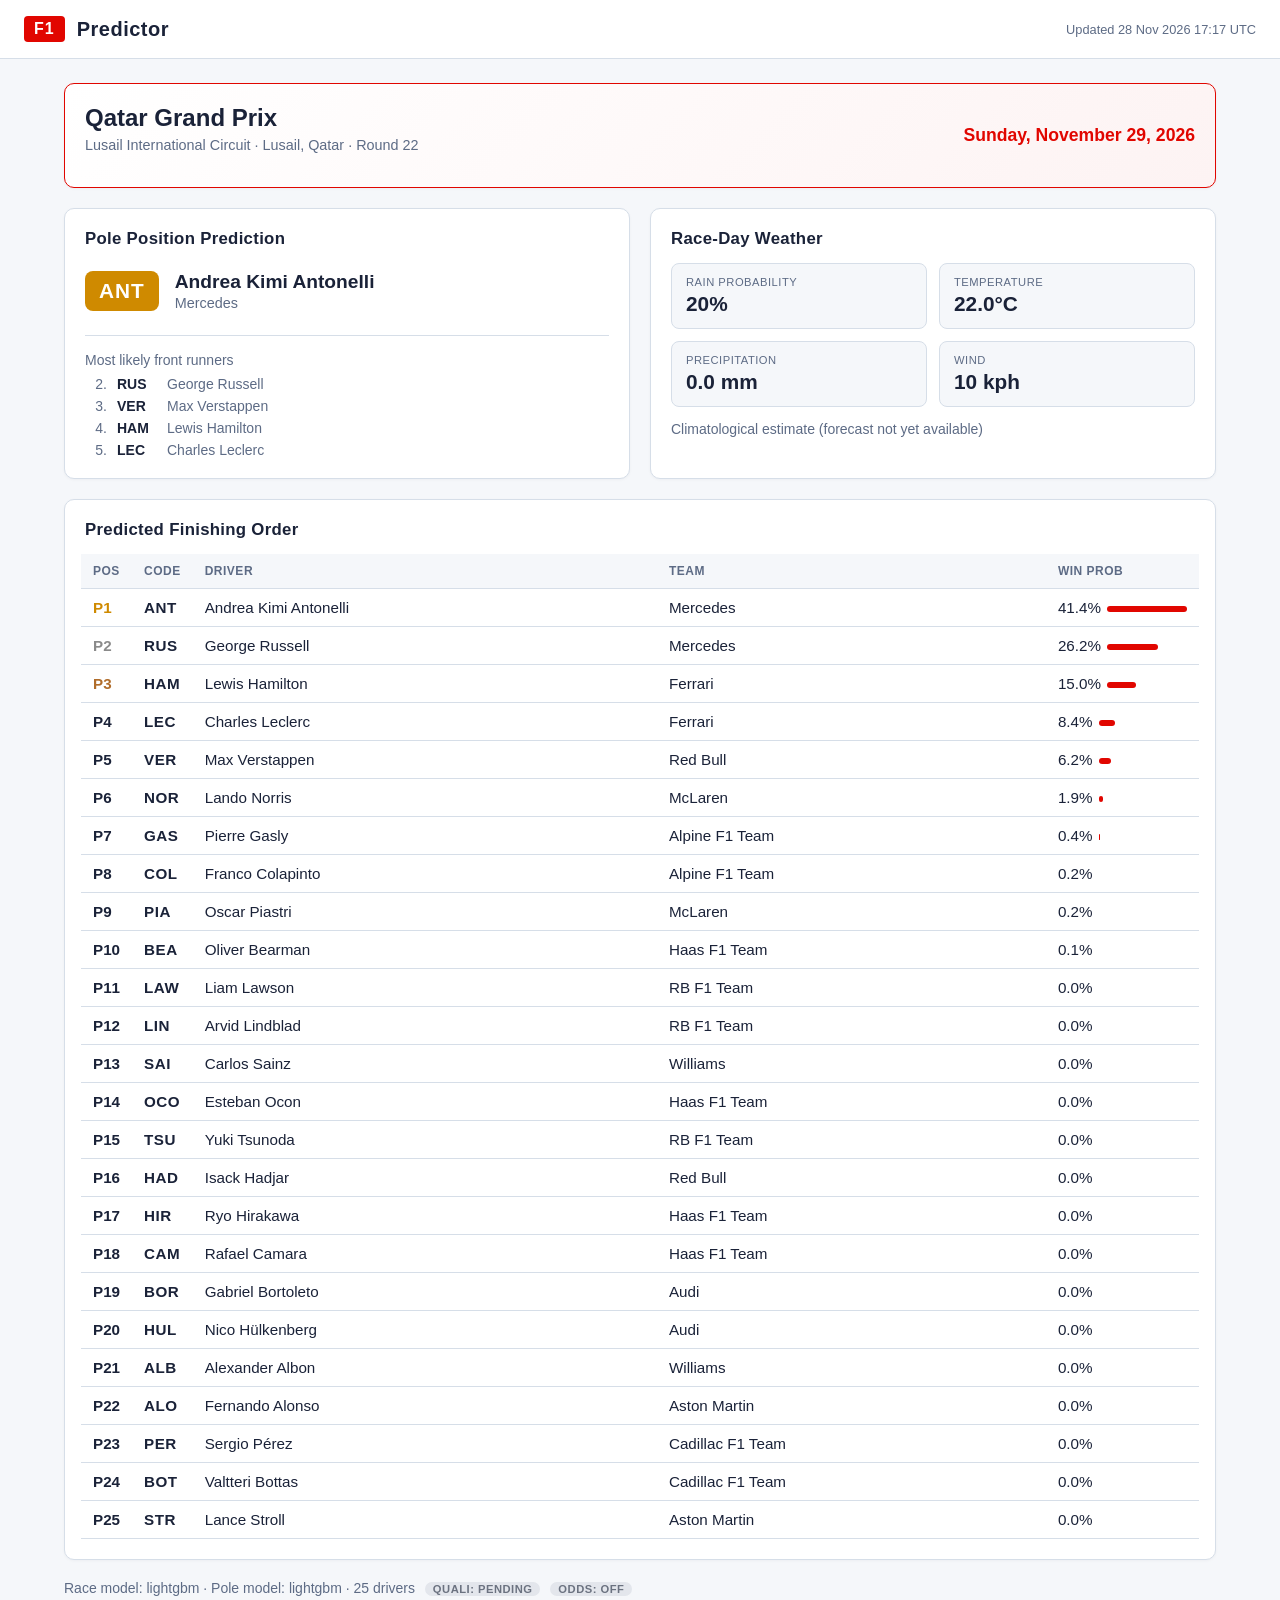
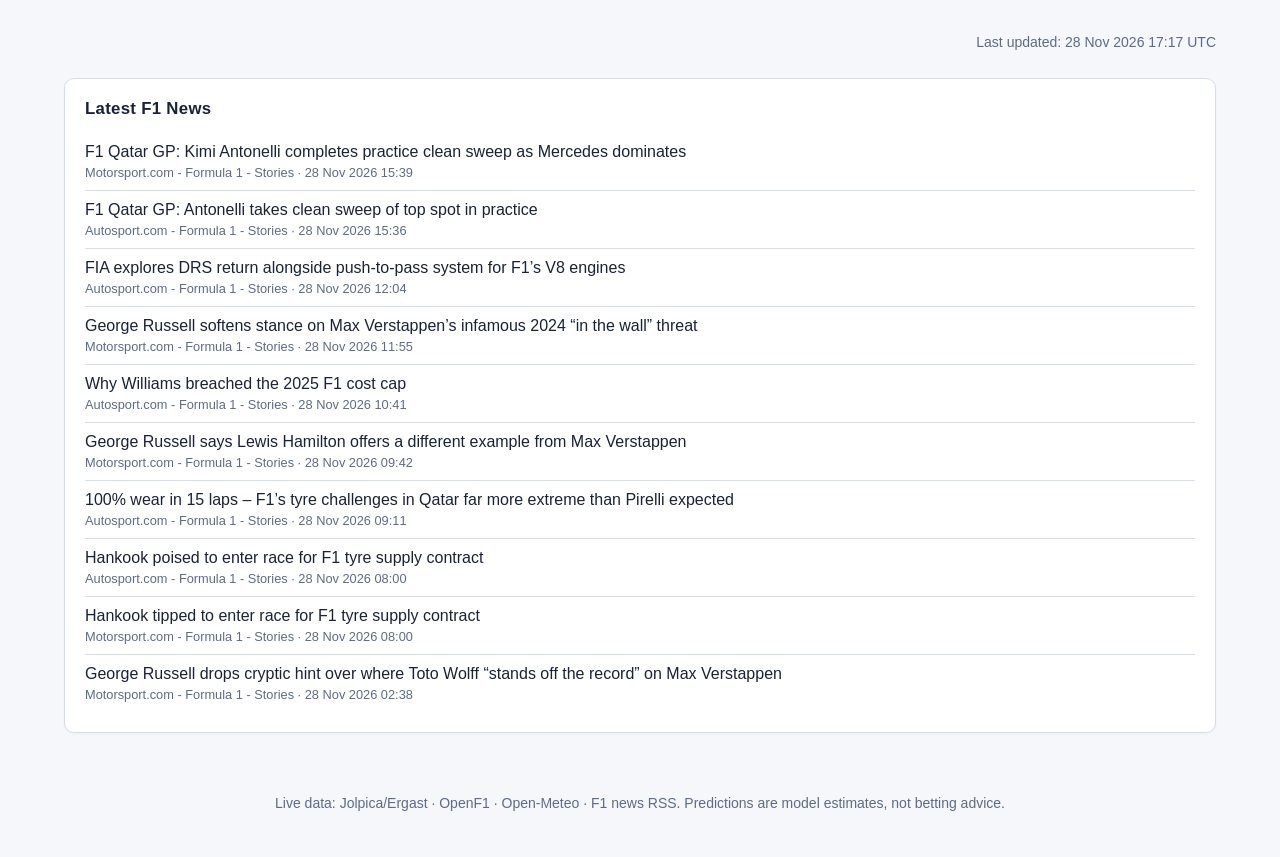
<file: docs/index.html>
<!doctype html>
<html lang="en">
<head>
  <meta charset="utf-8" />
  <meta name="viewport" content="width=device-width, initial-scale=1" />
  <title>F1 Predictor &mdash; Qatar Grand Prix</title>
  <style>
:root {
  --bg: #f5f7fa;
  --bg-card: #ffffff;
  --bg-card-hover: #f0f3f8;
  --border: #d6dee8;
  --text: #1a2238;
  --text-dim: #5d6b85;
  --accent: #e10600; /* F1 red */
  --accent-soft: rgba(225, 6, 0, 0.08);
  --good: #048a4f;
  --bad: #d62740;
  --warn: #c47a00;
  --pole-gold: #cf8a00;
  font-family:
    -apple-system, BlinkMacSystemFont, "Segoe UI", Roboto, Helvetica, Arial,
    sans-serif;
}

* {
  box-sizing: border-box;
}

html,
body {
  margin: 0;
  padding: 0;
  background: var(--bg);
  color: var(--text);
  min-height: 100vh;
  -webkit-text-size-adjust: 100%;
}

header {
  display: flex;
  align-items: center;
  justify-content: space-between;
  padding: 16px 24px;
  border-bottom: 1px solid var(--border);
  background: #ffffff;
  flex-wrap: wrap;
  gap: 8px;
}

.brand {
  display: flex;
  align-items: center;
  gap: 12px;
}

.logo {
  background: var(--accent);
  color: white;
  font-weight: 800;
  padding: 4px 10px;
  border-radius: 4px;
  letter-spacing: 1px;
}

.title {
  font-weight: 600;
  font-size: 1.25rem;
  letter-spacing: 0.5px;
}

.refresh-btn {
  background: transparent;
  color: var(--text);
  border: 1px solid var(--border);
  border-radius: 6px;
  padding: 8px 16px;
  cursor: pointer;
  transition: all 0.15s ease;
  font-size: 0.875rem;
}

.refresh-btn:hover {
  border-color: var(--accent);
  background: var(--accent-soft);
}

main {
  max-width: 1200px;
  margin: 0 auto;
  padding: 24px;
  display: flex;
  flex-direction: column;
  gap: 20px;
}

.card {
  background: var(--bg-card);
  border: 1px solid var(--border);
  border-radius: 10px;
  padding: 20px;
  box-shadow: 0 1px 3px rgba(15, 23, 42, 0.04);
}

.card h2 {
  margin: 0 0 14px 0;
  font-size: 1.05rem;
  font-weight: 600;
  letter-spacing: 0.3px;
  color: var(--text);
}

.card h3 {
  margin: 16px 0 8px 0;
  font-size: 0.95rem;
  font-weight: 600;
  color: var(--text-dim);
}

.muted {
  color: var(--text-dim);
  font-size: 0.875rem;
}

.card-loading,
.race-banner-loading {
  color: var(--text-dim);
  padding: 16px 0;
  font-style: italic;
}

/* Race banner */
.race-banner {
  background: linear-gradient(135deg, #ffffff 0%, #fdf3f3 100%);
  border-color: var(--accent);
  display: flex;
  align-items: center;
  justify-content: space-between;
  flex-wrap: wrap;
  gap: 12px;
}

.race-banner .race-name {
  font-size: 1.5rem;
  font-weight: 700;
  margin: 0;
  line-height: 1.2;
}

.race-banner .race-meta {
  color: var(--text-dim);
  font-size: 0.9rem;
  margin-top: 4px;
}

.race-banner .race-date {
  font-size: 1.1rem;
  font-weight: 600;
  color: var(--accent);
}

/* Grid */
.grid-two {
  display: grid;
  grid-template-columns: 1fr 1fr;
  gap: 20px;
}

/* Pole card */
.pole-card .pole-driver {
  display: flex;
  align-items: center;
  gap: 16px;
  padding: 8px 0;
}

.pole-card .pole-code {
  background: var(--pole-gold);
  color: #ffffff;
  font-weight: 800;
  padding: 8px 14px;
  border-radius: 8px;
  font-size: 1.3rem;
  letter-spacing: 1px;
}

.pole-card .pole-info {
  flex: 1;
  min-width: 0;
}

.pole-card .pole-name {
  font-size: 1.2rem;
  font-weight: 600;
  word-break: break-word;
}

.pole-card .pole-team {
  color: var(--text-dim);
  font-size: 0.9rem;
  margin-top: 2px;
}

.pole-secondary {
  margin-top: 16px;
  padding-top: 16px;
  border-top: 1px solid var(--border);
}

.pole-secondary-list {
  list-style: none;
  padding: 0;
  margin: 8px 0 0 0;
  display: flex;
  flex-direction: column;
  gap: 6px;
}

.pole-secondary-list li {
  display: flex;
  align-items: center;
  gap: 10px;
  font-size: 0.875rem;
  color: var(--text-dim);
}

.pole-secondary-list .pos {
  width: 22px;
  text-align: right;
  font-variant-numeric: tabular-nums;
}

.pole-secondary-list .code {
  font-weight: 600;
  color: var(--text);
  width: 40px;
}

/* Weather card */
.weather-card .weather-grid {
  display: grid;
  grid-template-columns: repeat(2, 1fr);
  gap: 12px;
  margin-top: 8px;
}

.weather-stat {
  background: var(--bg);
  border: 1px solid var(--border);
  border-radius: 8px;
  padding: 12px 14px;
}

.weather-stat .label {
  font-size: 0.7rem;
  color: var(--text-dim);
  text-transform: uppercase;
  letter-spacing: 0.5px;
}

.weather-stat .value {
  font-size: 1.3rem;
  font-weight: 700;
  margin-top: 4px;
}

.rain-warn {
  color: var(--warn);
}

/* Race table — wrap in .table-scroll for horizontal scroll on small screens */
.table-scroll {
  overflow-x: auto;
  -webkit-overflow-scrolling: touch;
  margin: 0 -4px;
}

table {
  width: 100%;
  border-collapse: collapse;
  font-size: 0.95rem;
  min-width: 560px;
}

th,
td {
  text-align: left;
  padding: 10px 12px;
  border-bottom: 1px solid var(--border);
  white-space: nowrap;
}

td.driver-name,
td.team-name {
  white-space: normal;
}

th {
  color: var(--text-dim);
  font-weight: 600;
  font-size: 0.75rem;
  text-transform: uppercase;
  letter-spacing: 0.5px;
  background: var(--bg);
}

tbody tr {
  transition: background 0.1s ease;
}

tbody tr:hover {
  background: var(--bg-card-hover);
}

td.rank {
  font-weight: 700;
  width: 50px;
  font-variant-numeric: tabular-nums;
}

td.code {
  font-weight: 600;
  width: 60px;
  letter-spacing: 0.5px;
}

td.win-prob {
  width: 110px;
  font-variant-numeric: tabular-nums;
}

.podium-1 td.rank {
  color: var(--pole-gold);
}
.podium-2 td.rank {
  color: #8a8a8a;
}
.podium-3 td.rank {
  color: #b06c2a;
}

.win-prob-bar {
  display: inline-block;
  height: 6px;
  background: var(--accent);
  border-radius: 3px;
  vertical-align: middle;
  margin-left: 6px;
}

/* News */
#news-list {
  list-style: none;
  padding: 0;
  margin: 0;
}

#news-list li {
  padding: 10px 0;
  border-bottom: 1px solid var(--border);
}

#news-list li:last-child {
  border-bottom: none;
}

#news-list a {
  color: var(--text);
  text-decoration: none;
  font-weight: 500;
  word-break: break-word;
}

#news-list a:hover {
  color: var(--accent);
}

.news-meta {
  color: var(--text-dim);
  font-size: 0.8rem;
  margin-top: 4px;
  word-break: break-word;
}

footer {
  text-align: center;
  padding: 24px 16px 32px 16px;
}

.spinning {
  animation: spin 1s linear infinite;
  display: inline-block;
}

@keyframes spin {
  from {
    transform: rotate(0deg);
  }
  to {
    transform: rotate(360deg);
  }
}

/* ---------- Mobile (<= 720px) ---------- */
@media (max-width: 720px) {
  header {
    padding: 12px 16px;
  }
  .title {
    font-size: 1.1rem;
  }
  main {
    padding: 14px;
    gap: 14px;
  }
  .card {
    padding: 16px;
    border-radius: 8px;
  }
  .grid-two {
    grid-template-columns: 1fr;
    gap: 14px;
  }
  .race-banner {
    flex-direction: column;
    align-items: flex-start;
  }
  .race-banner .race-name {
    font-size: 1.25rem;
  }
  .race-banner .race-date {
    font-size: 1rem;
  }
  .weather-card .weather-grid {
    grid-template-columns: repeat(2, 1fr);
    gap: 8px;
  }
  .weather-stat {
    padding: 10px 12px;
  }
  .weather-stat .value {
    font-size: 1.1rem;
  }

  /* Compact table for phones */
  table {
    font-size: 0.85rem;
    min-width: 480px;
  }
  th,
  td {
    padding: 8px 8px;
  }
  td.rank {
    width: 38px;
  }
  td.code {
    width: 46px;
  }
  td.win-prob {
    width: 78px;
  }
  .win-prob-bar {
    display: none; /* Hide bar on phone — text remains */
  }
}

/* ---------- Very narrow phones (<= 420px) ---------- */
@media (max-width: 420px) {
  table {
    min-width: 360px;
  }
  .race-banner .race-name {
    font-size: 1.1rem;
  }
}


.update-time { text-align: right; margin-bottom: 8px; }
#model-meta { margin: 0 0 4px 0; }
.signal-chip {
  display: inline-block;
  padding: 1px 8px;
  border-radius: 999px;
  font-size: 0.7rem;
  font-weight: 700;
  letter-spacing: 0.5px;
  text-transform: uppercase;
  margin-left: 6px;
  vertical-align: middle;
}
.signal-chip.on  { background: var(--good); color: #fff; }
.signal-chip.off { background: #e3e6ec;   color: #6b7280; }

  </style>
</head>
<body>
  <header>
    <div class="brand">
      <span class="logo">F1</span>
      <span class="title">Predictor</span>
    </div>
    <div class="muted" style="font-size:0.8rem">Updated 28 Nov 2026 17:17 UTC</div>
  </header>

  <main>
    <section class="card race-banner">
      
    <div>
      <h1 class="race-name">Qatar Grand Prix</h1>
      <p class="race-meta">Lusail International Circuit &middot; Lusail, Qatar &middot; Round 22</p>
    </div>
    <div class="race-date">Sunday, November 29, 2026</div>

    </section>

    <section class="grid-two">
      <div class="card pole-card">
        
    <h2>Pole Position Prediction</h2>
    <div class="pole-driver">
      <div class="pole-code">ANT</div>
      <div class="pole-info">
        <div class="pole-name">Andrea Kimi Antonelli</div>
        <div class="pole-team">Mercedes</div>
      </div>
    </div>
      <div class="pole-secondary">
        <div class="muted">Most likely front runners</div>
        <ul class="pole-secondary-list"><li><span class='pos'>2.</span><span class='code'>RUS</span><span>George Russell</span></li><li><span class='pos'>3.</span><span class='code'>VER</span><span>Max Verstappen</span></li><li><span class='pos'>4.</span><span class='code'>HAM</span><span>Lewis Hamilton</span></li><li><span class='pos'>5.</span><span class='code'>LEC</span><span>Charles Leclerc</span></li></ul>
      </div>

      </div>
      <div class="card weather-card">
        
    <h2>Race-Day Weather</h2>
    <div class="weather-grid">
      <div class="weather-stat">
        <div class="label">Rain probability</div>
        <div class="value ">20%</div>
      </div>
      <div class="weather-stat">
        <div class="label">Temperature</div>
        <div class="value">22.0&deg;C</div>
      </div>
      <div class="weather-stat">
        <div class="label">Precipitation</div>
        <div class="value">0.0 mm</div>
      </div>
      <div class="weather-stat">
        <div class="label">Wind</div>
        <div class="value">10 kph</div>
      </div>
    </div>
    <p class="muted" style="margin-top:14px">Climatological estimate (forecast not yet available)</p>

      </div>
    </section>

    <section class="card">
      <h2>Predicted Finishing Order</h2>
      
      
    <div class="table-scroll">
    <table>
      <thead>
        <tr>
          <th>Pos</th><th>Code</th><th>Driver</th><th>Team</th>
          <th>Win prob</th>
        </tr>
      </thead>
      <tbody>
        <tr class="podium-1">
          <td class="rank">P1</td>
          <td class="code">ANT</td>
          <td class="driver-name">Andrea Kimi Antonelli</td>
          <td class="team-name">Mercedes</td>
          <td class="win-prob">41.4%<span class="win-prob-bar" style="width:80px"></span></td>
        </tr>
        <tr class="podium-2">
          <td class="rank">P2</td>
          <td class="code">RUS</td>
          <td class="driver-name">George Russell</td>
          <td class="team-name">Mercedes</td>
          <td class="win-prob">26.2%<span class="win-prob-bar" style="width:51px"></span></td>
        </tr>
        <tr class="podium-3">
          <td class="rank">P3</td>
          <td class="code">HAM</td>
          <td class="driver-name">Lewis Hamilton</td>
          <td class="team-name">Ferrari</td>
          <td class="win-prob">15.0%<span class="win-prob-bar" style="width:29px"></span></td>
        </tr>
        <tr class="">
          <td class="rank">P4</td>
          <td class="code">LEC</td>
          <td class="driver-name">Charles Leclerc</td>
          <td class="team-name">Ferrari</td>
          <td class="win-prob">8.4%<span class="win-prob-bar" style="width:16px"></span></td>
        </tr>
        <tr class="">
          <td class="rank">P5</td>
          <td class="code">VER</td>
          <td class="driver-name">Max Verstappen</td>
          <td class="team-name">Red Bull</td>
          <td class="win-prob">6.2%<span class="win-prob-bar" style="width:12px"></span></td>
        </tr>
        <tr class="">
          <td class="rank">P6</td>
          <td class="code">NOR</td>
          <td class="driver-name">Lando Norris</td>
          <td class="team-name">McLaren</td>
          <td class="win-prob">1.9%<span class="win-prob-bar" style="width:4px"></span></td>
        </tr>
        <tr class="">
          <td class="rank">P7</td>
          <td class="code">GAS</td>
          <td class="driver-name">Pierre Gasly</td>
          <td class="team-name">Alpine F1 Team</td>
          <td class="win-prob">0.4%<span class="win-prob-bar" style="width:1px"></span></td>
        </tr>
        <tr class="">
          <td class="rank">P8</td>
          <td class="code">COL</td>
          <td class="driver-name">Franco Colapinto</td>
          <td class="team-name">Alpine F1 Team</td>
          <td class="win-prob">0.2%<span class="win-prob-bar" style="width:0px"></span></td>
        </tr>
        <tr class="">
          <td class="rank">P9</td>
          <td class="code">PIA</td>
          <td class="driver-name">Oscar Piastri</td>
          <td class="team-name">McLaren</td>
          <td class="win-prob">0.2%<span class="win-prob-bar" style="width:0px"></span></td>
        </tr>
        <tr class="">
          <td class="rank">P10</td>
          <td class="code">BEA</td>
          <td class="driver-name">Oliver Bearman</td>
          <td class="team-name">Haas F1 Team</td>
          <td class="win-prob">0.1%<span class="win-prob-bar" style="width:0px"></span></td>
        </tr>
        <tr class="">
          <td class="rank">P11</td>
          <td class="code">LAW</td>
          <td class="driver-name">Liam Lawson</td>
          <td class="team-name">RB F1 Team</td>
          <td class="win-prob">0.0%<span class="win-prob-bar" style="width:0px"></span></td>
        </tr>
        <tr class="">
          <td class="rank">P12</td>
          <td class="code">LIN</td>
          <td class="driver-name">Arvid Lindblad</td>
          <td class="team-name">RB F1 Team</td>
          <td class="win-prob">0.0%<span class="win-prob-bar" style="width:0px"></span></td>
        </tr>
        <tr class="">
          <td class="rank">P13</td>
          <td class="code">SAI</td>
          <td class="driver-name">Carlos Sainz</td>
          <td class="team-name">Williams</td>
          <td class="win-prob">0.0%<span class="win-prob-bar" style="width:0px"></span></td>
        </tr>
        <tr class="">
          <td class="rank">P14</td>
          <td class="code">OCO</td>
          <td class="driver-name">Esteban Ocon</td>
          <td class="team-name">Haas F1 Team</td>
          <td class="win-prob">0.0%<span class="win-prob-bar" style="width:0px"></span></td>
        </tr>
        <tr class="">
          <td class="rank">P15</td>
          <td class="code">TSU</td>
          <td class="driver-name">Yuki Tsunoda</td>
          <td class="team-name">RB F1 Team</td>
          <td class="win-prob">0.0%<span class="win-prob-bar" style="width:0px"></span></td>
        </tr>
        <tr class="">
          <td class="rank">P16</td>
          <td class="code">HAD</td>
          <td class="driver-name">Isack Hadjar</td>
          <td class="team-name">Red Bull</td>
          <td class="win-prob">0.0%<span class="win-prob-bar" style="width:0px"></span></td>
        </tr>
        <tr class="">
          <td class="rank">P17</td>
          <td class="code">HIR</td>
          <td class="driver-name">Ryo Hirakawa</td>
          <td class="team-name">Haas F1 Team</td>
          <td class="win-prob">0.0%<span class="win-prob-bar" style="width:0px"></span></td>
        </tr>
        <tr class="">
          <td class="rank">P18</td>
          <td class="code">CAM</td>
          <td class="driver-name">Rafael Camara</td>
          <td class="team-name">Haas F1 Team</td>
          <td class="win-prob">0.0%<span class="win-prob-bar" style="width:0px"></span></td>
        </tr>
        <tr class="">
          <td class="rank">P19</td>
          <td class="code">BOR</td>
          <td class="driver-name">Gabriel Bortoleto</td>
          <td class="team-name">Audi</td>
          <td class="win-prob">0.0%<span class="win-prob-bar" style="width:0px"></span></td>
        </tr>
        <tr class="">
          <td class="rank">P20</td>
          <td class="code">HUL</td>
          <td class="driver-name">Nico Hülkenberg</td>
          <td class="team-name">Audi</td>
          <td class="win-prob">0.0%<span class="win-prob-bar" style="width:0px"></span></td>
        </tr>
        <tr class="">
          <td class="rank">P21</td>
          <td class="code">ALB</td>
          <td class="driver-name">Alexander Albon</td>
          <td class="team-name">Williams</td>
          <td class="win-prob">0.0%<span class="win-prob-bar" style="width:0px"></span></td>
        </tr>
        <tr class="">
          <td class="rank">P22</td>
          <td class="code">ALO</td>
          <td class="driver-name">Fernando Alonso</td>
          <td class="team-name">Aston Martin</td>
          <td class="win-prob">0.0%<span class="win-prob-bar" style="width:0px"></span></td>
        </tr>
        <tr class="">
          <td class="rank">P23</td>
          <td class="code">PER</td>
          <td class="driver-name">Sergio Pérez</td>
          <td class="team-name">Cadillac F1 Team</td>
          <td class="win-prob">0.0%<span class="win-prob-bar" style="width:0px"></span></td>
        </tr>
        <tr class="">
          <td class="rank">P24</td>
          <td class="code">BOT</td>
          <td class="driver-name">Valtteri Bottas</td>
          <td class="team-name">Cadillac F1 Team</td>
          <td class="win-prob">0.0%<span class="win-prob-bar" style="width:0px"></span></td>
        </tr>
        <tr class="">
          <td class="rank">P25</td>
          <td class="code">STR</td>
          <td class="driver-name">Lance Stroll</td>
          <td class="team-name">Aston Martin</td>
          <td class="win-prob">0.0%<span class="win-prob-bar" style="width:0px"></span></td>
        </tr></tbody>
    </table>
    </div>
    </section>

    
    <p class="muted" id="model-meta">Race model: lightgbm &middot; Pole model: lightgbm &middot; 25 drivers <span class="signal-chip off">Quali: pending</span> <span class="signal-chip off">Odds: off</span></p>
    <p class="muted update-time">Last updated: 28 Nov 2026 17:17 UTC</p>

    <section class="card">
      <h2>Latest F1 News</h2>
      <ul id="news-list"><li><a href='https://www.motorsport.com/f1/news/f1-qatar-gp-fp3-report/10878644/?utm_source=RSS&amp;utm_medium=referral&amp;utm_campaign=RSS-F1&amp;utm_term=News&amp;utm_content=www' target='_blank' rel='noopener'>F1 Qatar GP: Kimi Antonelli completes practice clean sweep as Mercedes dominates</a><div class='news-meta'>Motorsport.com - Formula 1 - Stories &middot; 28 Nov 2026 15:39</div></li><li><a href='https://www.autosport.com/f1/news/f1-qatar-gp-fp3-report/10878646/?utm_source=RSS&amp;utm_medium=referral&amp;utm_campaign=RSS-F1&amp;utm_term=News&amp;utm_content=uk' target='_blank' rel='noopener'>F1 Qatar GP: Antonelli takes clean sweep of top spot in practice</a><div class='news-meta'>Autosport.com - Formula 1 - Stories &middot; 28 Nov 2026 15:36</div></li><li><a href='https://www.autosport.com/f1/news/fia-explores-drs-return-alongside-push-to-pass-system-for-f1s-v8-engines/10878582/?utm_source=RSS&amp;utm_medium=referral&amp;utm_campaign=RSS-F1&amp;utm_term=News&amp;utm_content=uk' target='_blank' rel='noopener'>FIA explores DRS return alongside push-to-pass system for F1’s V8 engines</a><div class='news-meta'>Autosport.com - Formula 1 - Stories &middot; 28 Nov 2026 12:04</div></li><li><a href='https://www.motorsport.com/f1/news/two-years-later-george-russell-softens-stance-on-max-verstappens-infamous-2024-in-the-wall-threat/10878305/?utm_source=RSS&amp;utm_medium=referral&amp;utm_campaign=RSS-F1&amp;utm_term=News&amp;utm_content=www' target='_blank' rel='noopener'>George Russell softens stance on Max Verstappen’s infamous 2024 “in the wall” threat</a><div class='news-meta'>Motorsport.com - Formula 1 - Stories &middot; 28 Nov 2026 11:55</div></li><li><a href='https://www.autosport.com/f1/news/why-williams-breached-the-2025-f1-cost-cap/10878549/?utm_source=RSS&amp;utm_medium=referral&amp;utm_campaign=RSS-F1&amp;utm_term=News&amp;utm_content=uk' target='_blank' rel='noopener'>Why Williams breached the 2025 F1 cost cap</a><div class='news-meta'>Autosport.com - Formula 1 - Stories &middot; 28 Nov 2026 10:41</div></li><li><a href='https://www.motorsport.com/f1/news/george-russell-draws-pointed-contrast-between-hamiltons-grace-and-dignity-and-verstappens-style/10878293/?utm_source=RSS&amp;utm_medium=referral&amp;utm_campaign=RSS-F1&amp;utm_term=News&amp;utm_content=www' target='_blank' rel='noopener'>George Russell says Lewis Hamilton offers a different example from Max Verstappen</a><div class='news-meta'>Motorsport.com - Formula 1 - Stories &middot; 28 Nov 2026 09:42</div></li><li><a href='https://www.autosport.com/f1/news/100-wear-in-15-laps-f1s-tyre-challenges-in-qatar-far-more-extreme-than-pirelli-expected/10878519/?utm_source=RSS&amp;utm_medium=referral&amp;utm_campaign=RSS-F1&amp;utm_term=News&amp;utm_content=uk' target='_blank' rel='noopener'>100% wear in 15 laps – F1’s tyre challenges in Qatar far more extreme than Pirelli expected</a><div class='news-meta'>Autosport.com - Formula 1 - Stories &middot; 28 Nov 2026 09:11</div></li><li><a href='https://www.autosport.com/f1/news/hankook-poised-to-enter-race-for-f1-tyre-supply-contract/10878399/?utm_source=RSS&amp;utm_medium=referral&amp;utm_campaign=RSS-F1&amp;utm_term=News&amp;utm_content=uk' target='_blank' rel='noopener'>Hankook poised to enter race for F1 tyre supply contract</a><div class='news-meta'>Autosport.com - Formula 1 - Stories &middot; 28 Nov 2026 08:00</div></li><li><a href='https://www.motorsport.com/f1/news/hankook-tipped-to-enter-race-for-f1-tyre-supply-contract/10878383/?utm_source=RSS&amp;utm_medium=referral&amp;utm_campaign=RSS-F1&amp;utm_term=News&amp;utm_content=www' target='_blank' rel='noopener'>Hankook tipped to enter race for F1 tyre supply contract</a><div class='news-meta'>Motorsport.com - Formula 1 - Stories &middot; 28 Nov 2026 08:00</div></li><li><a href='https://www.motorsport.com/f1/news/george-russell-drops-cryptic-hint-over-where-toto-wolff-stands-off-the-record-on-max-verstappen/10878290/?utm_source=RSS&amp;utm_medium=referral&amp;utm_campaign=RSS-F1&amp;utm_term=News&amp;utm_content=www' target='_blank' rel='noopener'>George Russell drops cryptic hint over where Toto Wolff “stands off the record” on Max Verstappen</a><div class='news-meta'>Motorsport.com - Formula 1 - Stories &middot; 28 Nov 2026 02:38</div></li></ul>
    </section>
  </main>

  <footer>
    <p class="muted">
      Live data: Jolpica/Ergast &middot; OpenF1 &middot; Open-Meteo &middot; F1 news RSS.
      Predictions are model estimates, not betting advice.
    </p>
  </footer>
</body>
</html>
</file>
